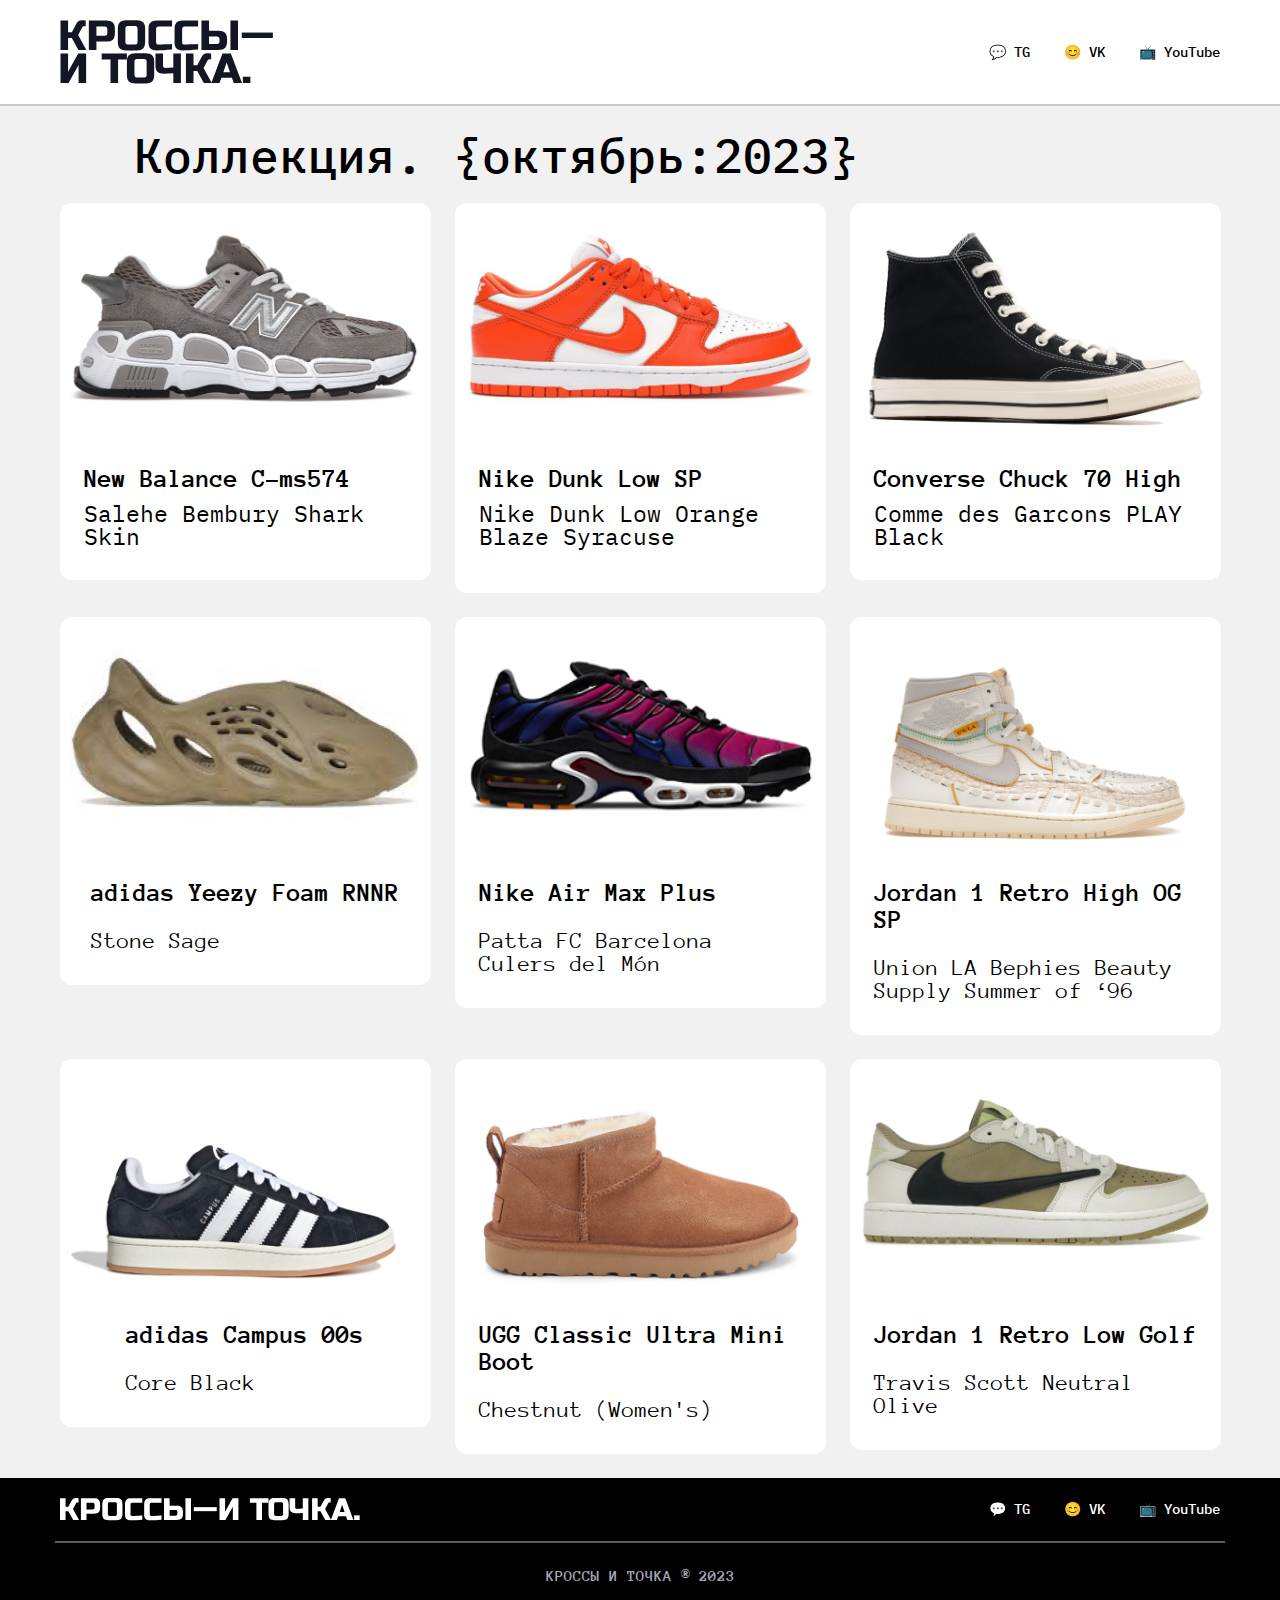
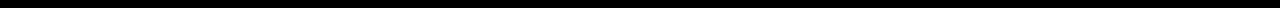
<file: кроссыфинал/index.html>
<!DOCTYPE html>
<html lang="ru">
    <head>
        <meta charset="UTF-8" />
        <meta name="viewport" content="width=device-width, initial-scale=1.0" />
        <link rel="stylesheet" href="css/style.css" />
        <title>КРОССЫ — И ТОЧКА.</title>
    </head>
    <body>
        <header class="header">
            <div class="header__wrapper">
                <a href="index.html"><img class="logo" src="img/logo.svg" alt="" /></a>
            <nav>
                <ul class="menu__a">
                    <li class="menu__links"><a href="#">💬 TG</a></li>
                    <li class="menu__links"><a href="#">😊 VK</a></li>
                    <li class="menu__links"><a href="#">📺 YouTube</a></li>
                </ul>
            </nav>
        </div>
        </header>
        <main>
            <h2>Коллекция. {октябрь:2023}</h2>
            <div class="container">
                <div class="sneaker">
                    <a class="link" href="indexNB.html">
                    <div class="card_img">
                        <img src="img/image 3 (5).png" alt="" />
                    </div>
                    <div class="card_info">
                        <h3 class="card__text card__text_title">
                            New Balance C-ms574
                        </h3>

                        <p class="card__text card__text_s">
                            Salehe Bembury Shark Skin
                        </p>
                    </a>
                    </div>
                </div>
                <div class="sneaker">
                    <a class="link" href="indexNK.html">
                    <div class="card_img">
                        <img src="img/image 3 (6).png" alt="" />
                    </div>
                    <div class="card_info">
                        <h3 class="card__text card__text_title">
                            Nike Dunk Low SP
                        </h3>

                        <p
                            class="card__text card__text_s"
                            style="margin-bottom: 4%"
                        >
                        Nike Dunk Low Orange Blaze Syracuse
                        </p>
                    </a>
                    </div>
                </div>
                <div class="sneaker">
                    <a class="link" href="indexJRDN.html">
                    <div class="card_img">
                        <img src="img/sneaker__img.png" alt="" />
                    </div>
                    <div class="card_info">
                        <h3 class="card__text card__text_title">
                            Converse Chuck 70 High
                        </h3>

                        <p class="card__text card__text_s">
                            Comme des Garcons PLAY Black</p>
                        </a>
                    </div>
                </div>
                <div class="sneaker">
                    <div class="card_img">
                        <img src="img/image 3 (8).png" alt="" />
                    </div>
                    <div class="card_info">
                        <h3 class="card__text card__text_title">
                            adidas Yeezy Foam RNNR
                        </h3>
                        <br />
                        <p class="card__text card__text_s">
                            Stone Sage
                        </p>
                    </div>
                </div>
                <div class="sneaker">
                    <div class="card_img">
                        <img src="img/image 3.png" alt="" />
                    </div>
                    <div class="card_info">
                        <h3 class="card__text card__text_title">
                            Nike Air Max Plus
                        </h3>
                        <br />
                        <p class="card__text card__text_s">
                            Patta FC Barcelona Culers del Món
                        </p>
                    </div>
                </div>
                <div class="sneaker">
                    <div class="card_img">
                        <img src="img/image 3 (1).png" alt="" />
                    </div>
                    <div class="card_info">
                        <h3 class="card__text card__text_title">
                            Jordan 1 Retro High OG SP
                        </h3>
                        <br />
                        <p class="card__text card__text_s">
                            Union LA Bephies Beauty Supply Summer of ‘96
                        </p>
                    </div>
                </div>
                <div class="sneaker">
                    <div class="card_img">
                        <img src="img/image 3 (2).png" alt="" />
                    </div>
                    <div class="card_info">
                        <h3 class="card__text card__text_title">
                            adidas Campus 00s
                        </h3>
                        <br />
                        <p class="card__text card__text_s">
                            Core Black
                        </p>
                    </div>
                </div>
                <div class="sneaker">
                    <div class="card_img">
                        <img src="img/image 3 (4).png" alt="" />
                    </div>
                    <div class="card_info">
                        <h3 class="card__text card__text_title">
                            UGG Classic Ultra Mini Boot
                        </h3>
                        <br />
                        <p class="card__text card__text_s">
                            Chestnut (Women's)
                        </p>
                    </div>
                </div>
                <div class="sneaker">
                    <div class="card_img">
                        <img src="img/image 3 (7).png" alt="" />
                    </div>
                    <div class="card_info">
                        <h3 class="card__text card__text_title">
                            Jordan 1 Retro Low Golf
                        </h3>
                        <br />
                        <p class="card__text card__text_s">
                            Travis Scott Neutral Olive
                        </p>
                    </div>
                </div>
            </div>
        </main>
        <footer class="footer">
            <div class="footer__wrapper">
            <a class="footer__image" href="index.html">
                <img src="img/footerLogo.svg" alt="">
            </a>
            <nav>
            <ul class="footer__links">
                <li><a class="footer__menu" href="">💬 TG</a></li>
                <li><a class="footer__menu" href="">😊 VK</a></li>
                <li><a class="footer__menu" href="">📺 YouTube</a></li>
            </ul>
        </nav>
        </div>
            <h6 class="footer__subtitle">КРОССЫ И ТОЧКА &#174; 2023</h6>
        </footer>
    </body>
</html>
</file>
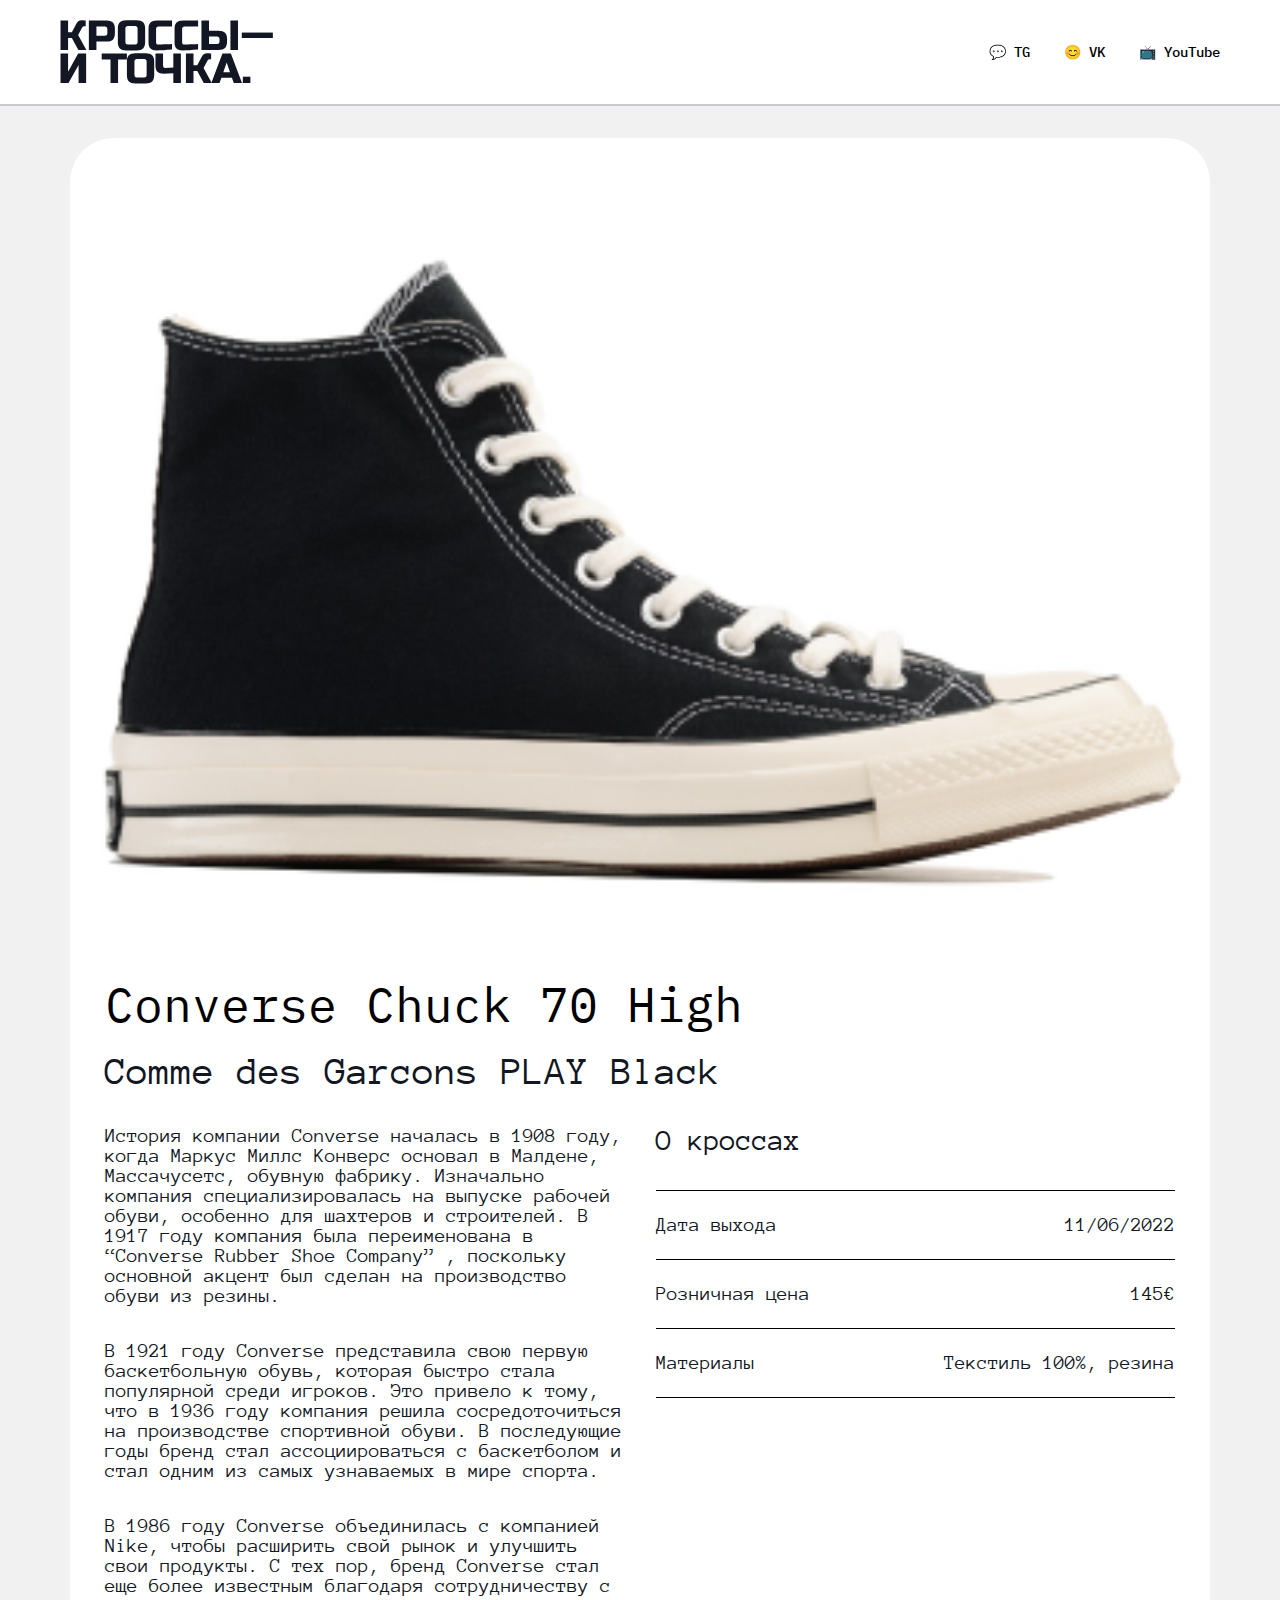
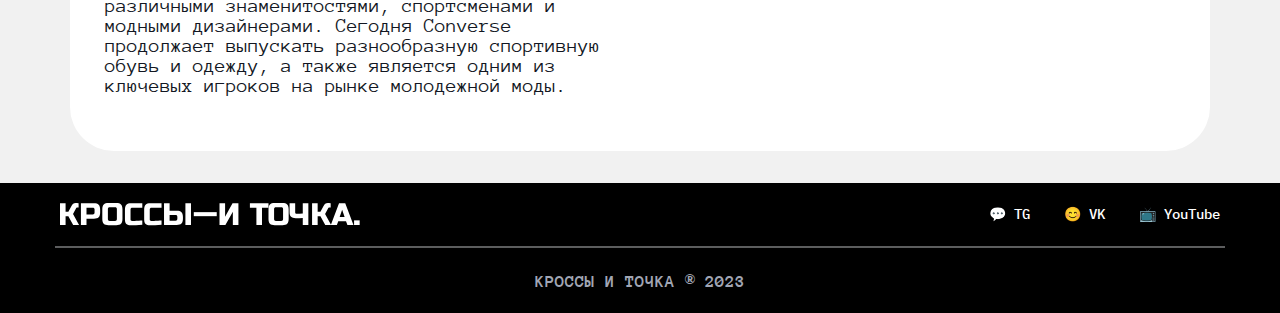
<file: кроссыфинал/indexJRDN.html>
<!DOCTYPE html>
<html lang="en">
<head>
    <meta charset="UTF-8">
    <meta name="viewport" content="width=device-width, initial-scale=1.0">
    <title>Converse Chuck 70 High</title>
    <link rel="stylesheet" href="css/stylewindow.css">
</head>
<body>
    <header class="header">
        <div class="header__wrapper">
        <a href="index.html"><img class="logo" src="img/logo.svg" alt="" /></a>
        <nav>
            <ul class="menu__a">
                <li class="menu__links"><a href="#">💬 TG</a></li>
                <li class="menu__links"><a href="#">😊 VK</a></li>
                <li class="menu__links"><a href="#">📺 YouTube</a></li>
            </ul>
        </nav>
    </div>
    </header>
    <main class="main">
        <div class="sneakerBig">
            <img class="sneakerBig__image" src="img/sneaker__img.png" alt="">
        <div class="card__description">
            <h2 class="card__titletext">
                Converse Chuck 70 High
            </h2>
            <h3 class="card__subtitletext">
                Comme des Garcons PLAY Black
            </h3>
            <div class="card__addition">
                <div class="card__leftblock">
                    <p class="card__textp">
                        История компании Converse началась в 1908 году, когда Маркус 
                        Миллс Конверс основал в Малдене, Массачусетс, обувную фабрику. Изначально компания специализировалась на выпуске 
                        рабочей обуви, особенно для шахтеров и строителей. В 1917 году компания была переименована в “Converse Rubber Shoe Company”
                        , поскольку основной акцент был сделан на производство обуви из резины.</p>

                        <p class="card__textp">В 1921 году Converse представила свою первую баскетбольную обувь, которая быстро стала популярной среди игроков. Это привело 
                        к тому, что в 1936 году компания решила сосредоточиться на производстве спортивной обуви. В последующие годы бренд стал ассоциироваться 
                        с баскетболом и стал одним из самых узнаваемых в мире спорта.</p>

                        <p class="card__textp">В 1986 году Converse объединилась с компанией Nike, чтобы расширить свой рынок и улучшить свои продукты. С тех пор, бренд Converse стал 
                        еще более известным благодаря сотрудничеству с различными знаменитостями, спортсменами и модными дизайнерами. Сегодня Converse продолжает 
                        выпускать разнообразную спортивную обувь и одежду, а также является одним из ключевых игроков на рынке молодежной моды.
                    </p>
                </div>
                <div class="card__rightblock">
                    <p class="p__title">О кроссах</p>
                    <hr>
                    <div class="card__item">
                        <p>Дата выхода</p>
                        <p class="p__text">11/06/2022</p>
                    </div>
                    <hr>
                    <div class="card__item">
                        <p>Розничная цена</p>
                        <p class="p__text">145€</p>
                    </div>
                    <hr>
                    <div class="card__item">
                        <p>Материалы</p>
                        <p class="p__text">Текстиль 100%, резина</p>
                    </div>
                    <hr>
                </div>
            </div>
        </div>
        </div>
    </main>
    <footer class="footer">
        <div class="footer__wrapper">
            <a class="footer__image" href="index.html">
                <img src="img/footerLogo.svg" alt="">
            </a>
    <nav>
        <ul class="footer__links">
            <li><a class="footer__menu" href="">💬 TG</a></li>
            <li><a class="footer__menu" href="">😊 VK</a></li>
            <li><a class="footer__menu" href="">📺 YouTube</a></li>
        </ul>
    </nav>
    </div>
        <h6 class="footer__subtitle">КРОССЫ И ТОЧКА &#174; 2023</h6>
    </footer>
</body>
</html>
</file>
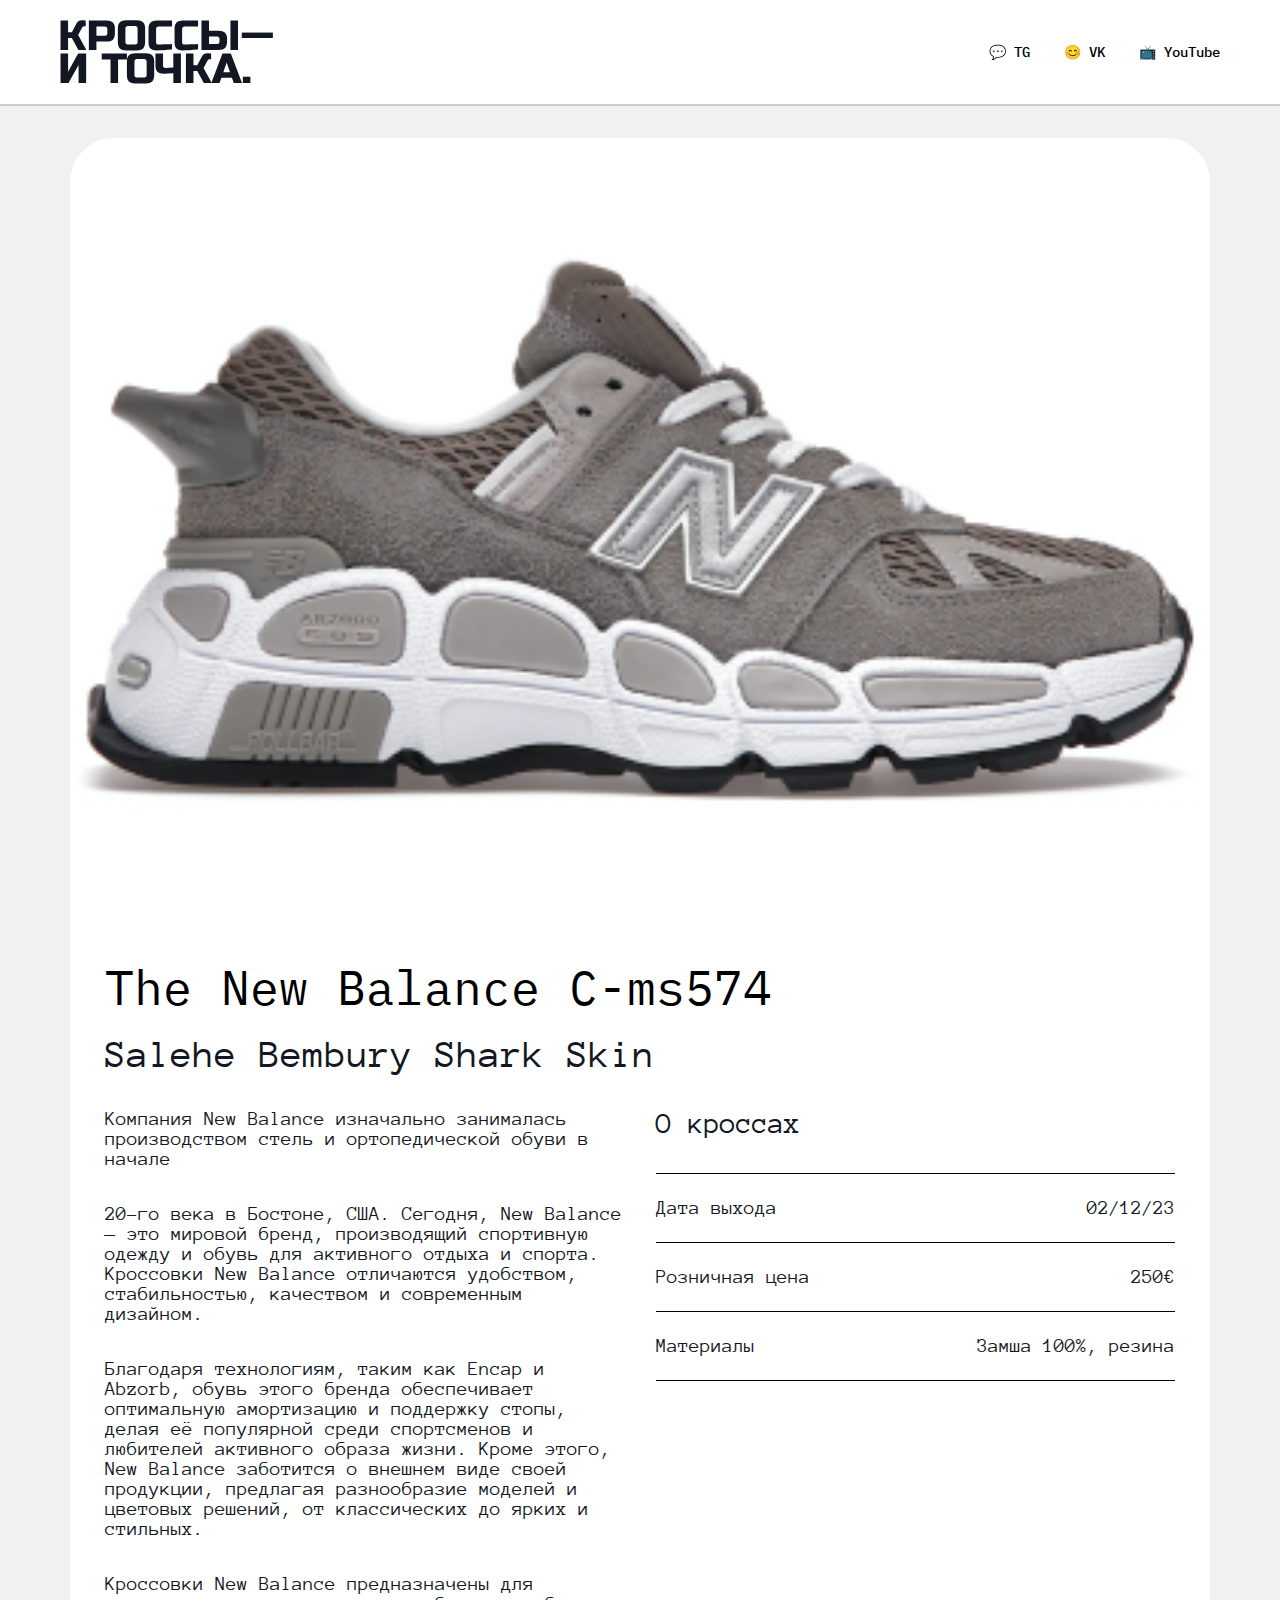
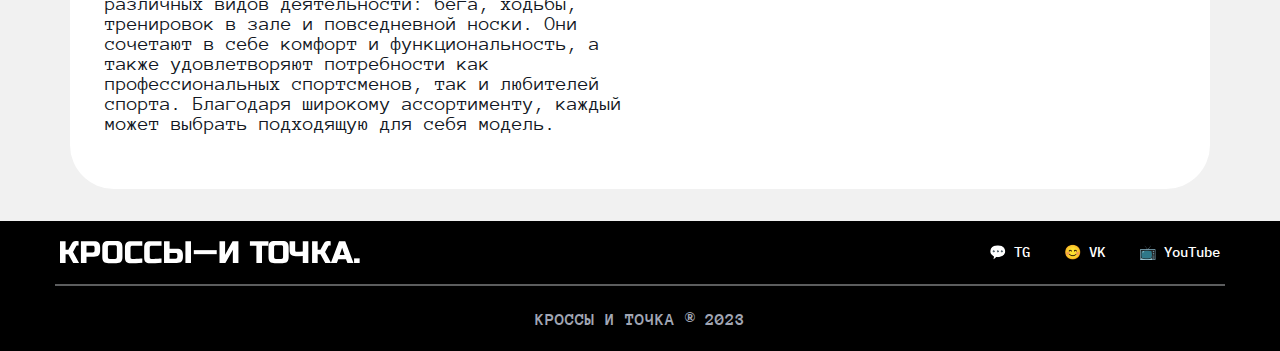
<file: кроссыфинал/indexNB.html>
<!DOCTYPE html>
<html lang="en">
<head>
    <meta charset="UTF-8">
    <meta name="viewport" content="width=device-width, initial-scale=1.0">
    <title>New Balance C-ms 574</title>
    <link rel="stylesheet" href="css/stylewindow.css">
</head>
<body>
    <header class="header">
        <div class="header__wrapper">
            <a href="index.html"><img class="logo" src="img/logo.svg" alt="" /></a>
    <nav>
            <ul class="menu__a">
                <li class="menu__links"><a href="#">💬 TG</a></li>
                <li class="menu__links"><a href="#">😊 VK</a></li>
                <li class="menu__links"><a href="#">📺 YouTube</a></li>
                </ul>
    </nav>
    </div>
    </header>
    <main class="main">
        <div class="sneakerBig">
            <img class="sneakerBig__image" src="img/image 3 (5).png" alt="">
        <div class="card__description">
            <h2 class="card__titletext">
                The New Balance C-ms574
            </h2>
            <h3 class="card__subtitletext">
                Salehe Bembury Shark Skin
            </h3>
            <div class="card__addition">
                <div class="card__leftblock">
                    <p class="card__textp">
                        Компания New Balance изначально занималась 
                        производством стель и ортопедической обуви в начале</p>
                        <p class="card__textp">20-го века в Бостоне, США. Сегодня, New Balance — 
                        это мировой бренд, производящий спортивную одежду 
                        и обувь для активного отдыха и спорта. 
                        Кроссовки New Balance отличаются удобством, стабильностью,
                        качеством и современным дизайном.</p>
                        <p class="card__textp">Благодаря технологиям, таким как Encap и Abzorb, 
                        обувь этого бренда обеспечивает оптимальную амортизацию и 
                        поддержку стопы, делая её популярной среди спортсменов и любителей
                        активного образа жизни. Кроме этого, New Balance заботится о внешнем 
                        виде своей продукции, предлагая разнообразие моделей и цветовых решений, 
                        от классических до ярких и стильных.</p>
                        <p class="card__textp">Кроссовки New Balance предназначены для различных видов деятельности: 
                        бега, ходьбы, тренировок в зале и повседневной носки. Они сочетают в 
                        себе комфорт и функциональность, а также удовлетворяют потребности как 
                        профессиональных спортсменов, так и любителей спорта. Благодаря широкому 
                        ассортименту, каждый может выбрать подходящую для себя модель.
                    </p>
                </div>
                <div class="card__rightblock">
                    <p class="p__title">О кроссах</p>
                    <hr>
                    <div class="card__item">
                        <p>Дата выхода</p>
                        <p class="p__text">02/12/23</p>
                    </div>
                    <hr>
                    <div class="card__item">
                        <p>Розничная цена</p>
                        <p class="p__text">250€</p>
                    </div>
                    <hr>
                    <div class="card__item">
                        <p>Материалы</p>
                        <p class="p__text">Замша 100%, резина</p>
                    </div>
                    <hr>
                </div>
            </div>
        </div>
        </div>
    </main>
    <footer class="footer">
        <div class="footer__wrapper">
            <a class="footer__image" href="index.html">
                <img src="img/footerLogo.svg" alt="">
            </a>
    <nav>
        <ul class="footer__links">
            <li><a class="footer__menu" href="">💬 TG</a></li>
            <li><a class="footer__menu" href="">😊 VK</a></li>
            <li><a class="footer__menu" href="">📺 YouTube</a></li>
        </ul>
    </nav>
    </div>
        <h6 class="footer__subtitle">КРОССЫ И ТОЧКА &#174; 2023</h6>
    </footer>
</body>
</html>
</file>
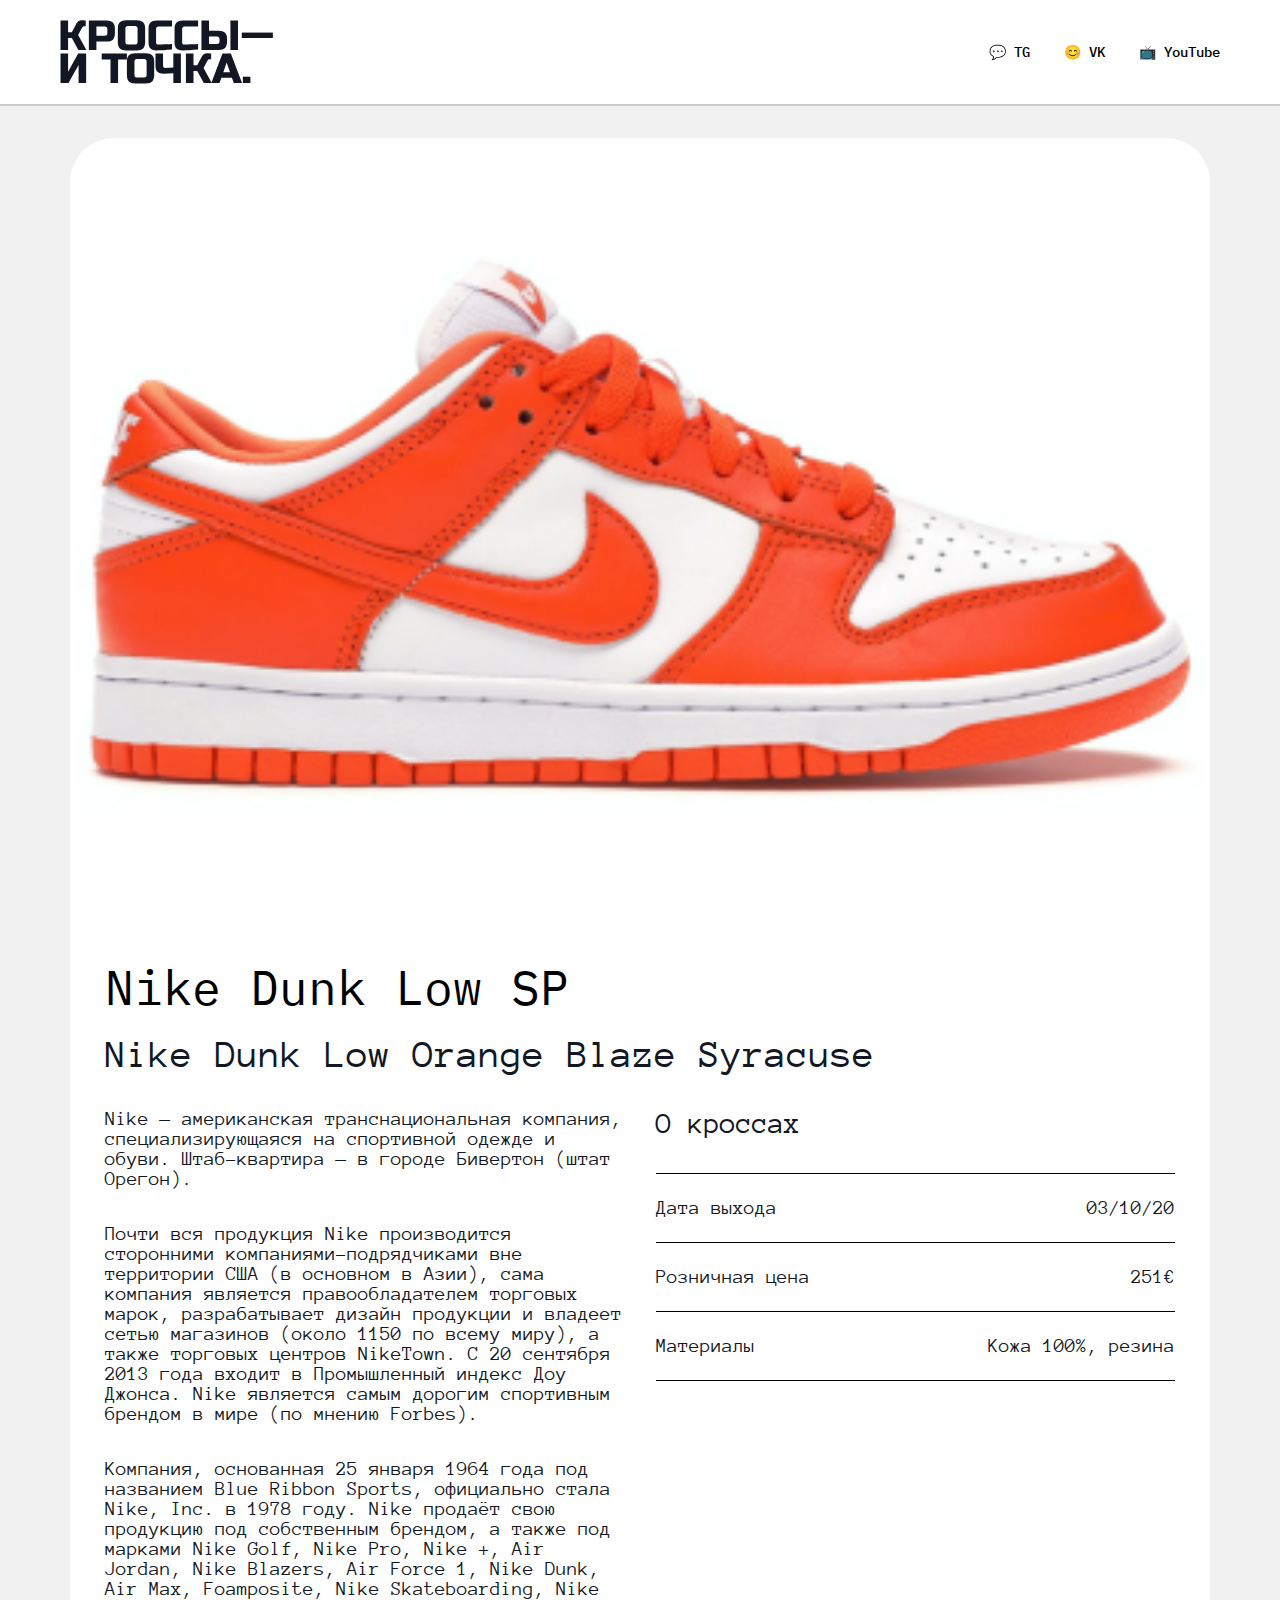
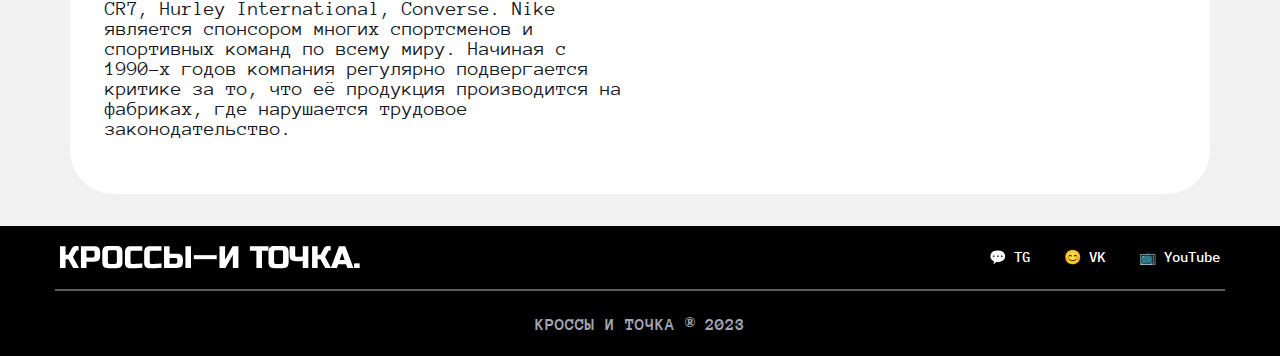
<file: кроссыфинал/indexNK.html>
<!DOCTYPE html>
<html lang="en">
<head>
    <meta charset="UTF-8">
    <meta name="viewport" content="width=device-width, initial-scale=1.0">
    <title>Nike Dunk Low SP</title>
    <link rel="stylesheet" href="css/stylewindow.css">
</head>
<body>
    <header class="header">
        <div class="header__wrapper">
            <a href="index.html"><img class="logo" src="img/logo.svg" alt="" /></a>
        <nav>
            <ul class="menu__a">
                <li class="menu__links"><a href="#">💬 TG</a></li>
                <li class="menu__links"><a href="#">😊 VK</a></li>
                <li class="menu__links"><a href="#">📺 YouTube</a></li>
            </ul>
        </nav>
    </div>
    </header>
    <main class="main">
        <div class="sneakerBig">
            <img class="sneakerBig__image" src="img/image 3 (6).png" alt="">
        <div class="card__description">
            <h2 class="card__titletext">
                Nike Dunk Low SP
            </h2>
            <h3 class="card__subtitletext">
                Nike Dunk Low Orange Blaze Syracuse
            </h3>
            <div class="card__addition">
                <div class="card__leftblock">
                    <p class="card__textp">
                        Nike — американская транснациональная компания, специализирующаяся на спортивной одежде и обуви. Штаб-квартира — в городе Бивертон (штат Орегон).</p>

<p class="card__textp">Почти вся продукция Nike производится сторонними компаниями-подрядчиками вне территории США (в основном в Азии), сама компания является правообладателем торговых марок, разрабатывает дизайн продукции и владеет сетью магазинов (около 1150 по всему миру), а также торговых центров NikeTown. С 20 сентября 2013 года входит в Промышленный индекс Доу Джонса. Nike является самым дорогим спортивным брендом в мире (по мнению Forbes).</p>

<p class="card__textp">Компания, основанная 25 января 1964 года под названием Blue Ribbon Sports, официально стала Nike, Inc. в 1978 году. Nike продаёт свою продукцию под собственным брендом, а также под марками Nike Golf, Nike Pro, Nike +, Air Jordan, Nike Blazers, Air Force 1, Nike Dunk, Air Max, Foamposite, Nike Skateboarding, Nike CR7, Hurley International, Converse. Nike является спонсором многих спортсменов и спортивных команд по всему миру. Начиная с 1990-х годов компания регулярно подвергается критике за то, что её продукция производится на фабриках, где нарушается трудовое законодательство.
                    </p>
                </div>
                <div class="card__rightblock">
                    <p class="p__title">О кроссах</p>
                    <hr>
                    <div class="card__item">
                        <p>Дата выхода</p>
                        <p class="p__text">03/10/20</p>
                    </div>
                    <hr>
                    <div class="card__item">
                        <p>Розничная цена</p>
                        <p class="p__text">251€</p>
                    </div>
                    <hr>
                    <div class="card__item">
                        <p>Материалы</p>
                        <p class="p__text">Кожа 100%, резина</p>
                    </div>
                    <hr>
                </div>
            </div>
        </div>
        </div>
    </main>
    <footer class="footer">
        <div class="footer__wrapper">
            <a class="footer__image" href="index.html">
                <img src="img/footerLogo.svg" alt="">
            </a>
    <nav>
        <ul class="footer__links">
            <li><a class="footer__menu" href="">💬 TG</a></li>
            <li><a class="footer__menu" href="">😊 VK</a></li>
            <li><a class="footer__menu" href="">📺 YouTube</a></li>
        </ul>
    </nav>
    </div>
        <h6 class="footer__subtitle">КРОССЫ И ТОЧКА &#174; 2023</h6>
    </footer>
</body>
</html>
</file>
<file: кроссыфинал/css/style.css>
@import url("https://fonts.googleapis.com/css2?family=Anonymous+Pro:wght@400;700&family=IBM+Plex+Mono:wght@400;500&family=Inter:wght@200;400;700&family=Lato&family=Roboto:wght@300;400;500;900&family=Russo+One&display=swap");
* {
    padding: 0;
    margin: 0;
    border: 0;
}

*,
*::before,
*::after {
    -webkit-box-sizing: border-box;
    box-sizing: border-box;
}

:focus,
:active {
    outline: none;
}

a:focus,
a:active {
    outline: none;
}

nav,
footer,
header,
aside {
    display: block;
}

html,
body {
    height: 100%;
    width: 100%;
    font-size: 100%;
    line-height: 1;
    font-size: 14px;
    -ms-text-size-adjust: 100%;
    -moz-text-size-adjust: 100%;
    -webkit-text-size-adjust: 100%;
}

input,
button,
textarea {
    font-family: inherit;
}

input::-ms-clear {
    display: none;
}

button {
    cursor: pointer;
}

button::-moz-focus-inner {
    padding: 0;
    border: 0;
}

a,
a:visited {
    text-decoration: none;
}

a:hover {
    text-decoration: none;
}

ul li {
    list-style: none;
}

img {
    vertical-align: top;
}

h1,
h2,
h3,
h4,
h5,
h6 {
    font-size: inherit;
    font-weight: 400;
}

body {
    background: #f1f1f1;
    color: black;
    margin: 0;
    display: flex;
    flex-direction: column;
    min-height: 100vh;
}

header {
    background-color: white;
    color: black;
    border-bottom: 2px solid rgba(118, 122, 129, 0.4);;
}

.header__wrapper{
    display: flex;
    justify-content: space-between;
    align-items: center;
    max-width: 1170px;
    padding: 20px 5px;
    margin: 0px auto;
}

main {
    flex-grow: 1;
}

.menu__links {
    display: flex;
    flex-direction: row;
    list-style: none;
    padding: 0;
}

a {
    list-style: none;
    color: black;
    text-decoration: none;
    display: block;
    font-weight: 500;
    font-family: IBM Plex Mono, sans-serif;
}

.link{
    font-weight: normal;
}

.menu__a {
    display: flex;
    gap: 34px;
}

h2 {
    font-family: IBM Plex Mono;
    font-weight: 500;
    font-size: 48px;
    color: black;
    font-style: normal;
    line-height: 100%;
    margin-top: 25px;
    margin-left: 10.5%;
}

.container {
    display: flex;
    flex-wrap: wrap;
    gap: 24px;
    justify-content: center;
    margin: 24px 13px;
}
.sneaker {
    display: flex;
    flex-direction: column;
    align-items: center;
    width: 100%;
    height: fit-content;
    max-width: 371px;
    min-width: 340px;
    border-radius: 12px;
    background-color: white;
    transition: box-shadow ease-in-out 200ms;
}

.sneaker:hover{
    box-shadow: 10px 10px 10px 0px rgba(28, 28, 30, 0.203);
    transform: translate(0px,-10px);
}

.card_img img{
    width: 350px;
    min-width: 100%;
    height: 230px;
    border-radius: 12px;
    object-fit: cover;
}

.card_info {
    padding: 32px 24px;
    display: flex;
    flex-direction: column;
    font-family: Anonymous Pro;
    font-weight: 400;
}

.card__text_title {
    font-family: Anonymous Pro, sans-serif;
    font-style: normal;
    font-weight: 700;
    line-height: normal;
    font-size: 26px;
    margin-bottom: 10px;
}

.card__text_s {
    font-size: 23px;
}
footer {
    /* Чтобы footer не уменьшался */
    flex-shrink: 0;
    background: black;
    color: #fff;
    height: 130px;
}

.footer__wrapper{
    display: flex;
    justify-content: space-between;
    padding: 20px 5px;
    align-items: center;
    border-bottom: 2px solid rgba(230, 232, 236, 0.40);;
    max-width: 1170px;
    margin: 0px auto;
}

.footer__links {
    display: flex;
    gap: 34px;
}

.footer__menu{
    color: #fff;
}

h6 {
    display: flex;
    justify-content: center;
    padding-top: 25px;
    font-family: Anonymous Pro;
    color: #a1a6b4;
    font-weight: 900;
    font-size: 16px;
}


@media screen and (max-width: 490px){

    .header{
        flex-direction: column;
    }

    .header__wrapper{
        flex-direction: column;
    }

    h2{
        font-size: 34px;
    }

    .footer__wrapper{
        flex-direction: column;
    }

    .footer__links{
        padding-top: 15px;
    }
    
    .menu__a{
        padding-top: 25px;
    }

    h6{
        padding-top: 10px;
    }

    .sneaker{
        
    }
}
</file>
<file: кроссыфинал/css/stylewindow.css>
@import url("https://fonts.googleapis.com/css2?family=Anonymous+Pro:wght@400;700&family=IBM+Plex+Mono:wght@400;500&family=Inter:wght@200;400;700&family=Lato&family=Roboto:wght@300;400;500;900&family=Russo+One&display=swap");
* {
    padding: 0;
    margin: 0;
    border: 0;
}

*,
*::before,
*::after {
    -webkit-box-sizing: border-box;
    box-sizing: border-box;
}

:focus,
:active {
    outline: none;
}

a:focus,
a:active {
    outline: none;
}

nav,
footer,
header,
aside {
    display: block;
}

html,
body {
    height: 100%;
    width: 100%;
    font-size: 100%;
    line-height: 1;
    font-size: 14px;
    -ms-text-size-adjust: 100%;
    -moz-text-size-adjust: 100%;
    -webkit-text-size-adjust: 100%;
}

input,
button,
textarea {
    font-family: inherit;
}

input::-ms-clear {
    display: none;
}

button {
    cursor: pointer;
}

button::-moz-focus-inner {
    padding: 0;
    border: 0;
}

a,
a:visited {
    text-decoration: none;
}

a:hover {
    text-decoration: none;
}

ul li {
    list-style: none;
}

img {
    vertical-align: top;
}

h1,
h2,
h3,
h4,
h5,
h6 {
    font-size: inherit;
    font-weight: 400;
}

body {
    background: #f1f1f1;
    color: black;
    margin: 0;
    display: flex;
    flex-direction: column;
    min-height: 100vh;
}

header {
    background-color: white;
    color: black;
    border-bottom: 2px solid rgba(118, 122, 129, 0.4);;
}

.header__wrapper{
    display: flex;
    justify-content: space-between;
    align-items: center;
    max-width: 1170px;
    padding: 20px 5px;
    margin: 0px auto;
}

main {
    flex-grow: 1;
}

.menu__links {
    display: flex;
    flex-direction: row;
    list-style: none;
    padding: 0;
}

a {
    list-style: none;
    color: black;
    text-decoration: none;
    display: block;
    font-weight: 500;
    font-family: IBM Plex Mono, sans-serif;
}

.link{
    font-weight: normal;
}

.menu__a {
    display: flex;
    gap: 34px;
}

main {
    flex-grow: 1;
    display: flex;
    justify-content: center;
    align-items: flex-start;
    gap: 24px;
    padding: 32px 18px;
}

.sneakerBig{
    padding: 5px;
    border-radius: 44px;
    background-color: #fff;
    min-height: 1000px;
    max-width: 1140px;
    min-width: 330px;

    display: flex;
    flex-direction: column;
    gap: 48px;
}

.sneakerBig__image{
    object-fit: cover;
    min-width: 100%;
    border-radius: 52px;
}

.card__description{
    display: flex;
    flex-direction: column;
    gap: 24px;
    margin: 0px 30px;
}

.card__titletext{
    font-family: IBM Plex Mono;
    font-weight: 400;
    font-size: 48px;
    color: black;
}

.card__subtitletext{
    color: #121723;
    font-family: Anonymous Pro;
    font-size: 40px;
    font-style: normal;
    font-weight: 400;
    margin-bottom: 10px;
}

.card__addition{
    display: flex;
    gap: 32px;
    padding-bottom: 15px;
}

.card__textp{
    color: #121723;
    font-family: Anonymous Pro;
    font-size: 20px;
    font-style: normal;
    font-weight: 400;
    margin-bottom: 35px;
}

.card__leftblock{
    color: #121723;
    font-family: Arial, Helvetica, sans-serif;
    font-size: 17px;
    font-style: normal;
    font-weight: 300;
    width: 100%;

    color: #121723;
    font-family: Anonymous Pro;
    font-size: 20px;
    font-style: normal;
    font-weight: 400;
}

.card__rightblock{
    color: #121723;
    font-family: Arial, Helvetica, sans-serif;
    font-size: 17px;
    font-style: normal;
    font-weight: 300;
    width: 100%;

    display: flex;
    flex-direction: column;
    gap: 24px;
}

hr {
    border: 0;
    clear:both;
    display:block;
    width: 100%;
    background-color:#000000;
    height: 1px;
}

.card__item{
    display: flex;
    justify-content: space-between;
    width: 100%;
}

.p__title{
    color:#121723;
    font-family: Anonymous Pro;
    font-size: 30px;
    font-weight: 400;
    margin-bottom: 10px;
}

p{
    color: #121723;
    font-family: Anonymous Pro;
    font-size: 20px;
    font-style: normal;
    font-weight: 400;
    gap: 24px;
}

.p__text{
    text-align: end;
}

footer {
    /* Чтобы footer не уменьшался */
    flex-shrink: 0;
    background: black;
    color: #fff;
    height: 130px;
}

.footer__wrapper{
    display: flex;
    justify-content: space-between;
    padding: 20px 5px;
    align-items: center;
    border-bottom: 2px solid rgba(230, 232, 236, 0.40);;
    max-width: 1170px;
    margin: 0px auto;
}

.footer__links {
    display: flex;
    gap: 34px;
}

.footer__menu{
    color: #fff;
}

h6 {
    display: flex;
    justify-content: center;
    padding-top: 25px;
    font-family: Anonymous Pro;
    color: #a1a6b4;
    font-weight: 900;
    font-size: 18px;
}

@media screen and (max-width: 490px){

    .header{
        flex-direction: column;
    }

    .header__wrapper{
        flex-direction: column;
    }

    h2{
        font-size: 34px;
    }

    .footer__wrapper{
        flex-direction: column;
    }

    .footer__links{
        padding-top: 15px;
    }
    
    .menu__a{
        padding-top: 25px;
    }

    p{
        font-size: 16px;
    }

    .card__textp{
        font-size: 16px;
    }

    .card__addition{
        flex-direction: column;
    }

    .card__leftblock{
        width: 100%;
    }

    .card__titletext{
        font-size: 30px;
    }

    .card__subtitletext{
        font-size: 25px;
    }

    h6{
        padding-top: 10px;
    }
}
</file>
